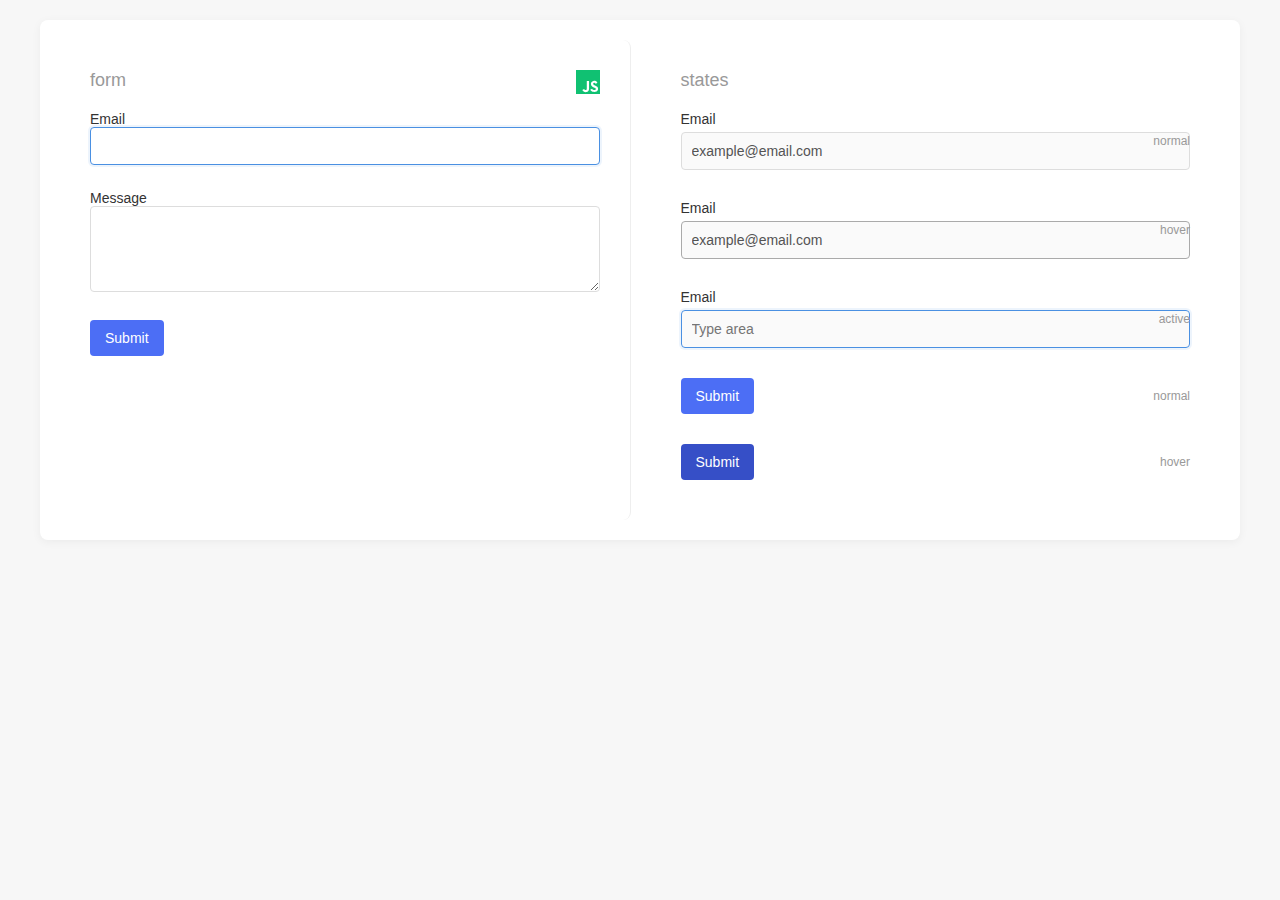
<file: 2-form.html>
<!DOCTYPE html>
<html lang="en">
<head>
    <meta charset="UTF-8">
    <meta name="viewport" content="width=device-width, initial-scale=1.0">
    <title>Feedback Form</title>
    <link rel="stylesheet" href="css/form-style.css">
</head>
<body>
    <div class="container">
        <div class="form-container">
            <h2>form</h2>
            <div class="js-icon">
                <svg xmlns="http://www.w3.org/2000/svg" viewBox="0 0 24 24" fill="#10c172" width="24" height="24">
                    <path d="M0 0h24v24H0V0zm22.034 18.276c-.175-1.095-.888-2.015-3.003-2.873-.736-.345-1.554-.585-1.797-1.14-.091-.33-.105-.51-.046-.705.15-.646.915-.84 1.515-.66.39.12.75.42.976.9 1.034-.676 1.034-.676 1.755-1.125-.27-.42-.404-.601-.586-.78-.63-.705-1.469-1.065-2.834-1.034l-.705.089c-.676.165-1.32.525-1.71 1.005-1.14 1.291-.811 3.541.569 4.471 1.365 1.02 3.361 1.244 3.616 2.205.24 1.17-.87 1.545-1.966 1.41-.811-.18-1.26-.586-1.755-1.336l-1.83 1.051c.21.48.45.689.81 1.109 1.74 1.756 6.09 1.666 6.871-1.004.029-.09.24-.705.074-1.65l.046.067zm-8.983-7.245h-2.248c0 1.938-.009 3.864-.009 5.805 0 1.232.063 2.363-.138 2.711-.33.689-1.18.601-1.566.48-.396-.196-.597-.466-.83-.855-.063-.105-.11-.196-.127-.196l-1.825 1.125c.305.63.75 1.172 1.324 1.517.855.51 2.004.675 3.207.405.783-.226 1.458-.691 1.811-1.411.51-.93.402-2.07.397-3.346.012-2.054 0-4.109 0-6.179l.004-.056z"/>
                </svg>
            </div>
            
            <form class="feedback-form" autocomplete="off">
                <label>
                    Email
                    <input type="email" name="email" autofocus />
                </label>
                <label>
                    Message
                    <textarea name="message" rows="4"></textarea>
                </label>
                <button type="submit" class="submit-btn">Submit</button>
            </form>
        </div>
        
        <div class="states-container">
            <h2>states</h2>
            
            <div class="state-examples">
                <div class="state-item">
                    <label>Email</label>
                    <input type="text" class="normal-state" value="example@email.com" disabled />
                    <span class="state-label">normal</span>
                </div>
                
                <div class="state-item">
                    <label>Email</label>
                    <input type="text" class="hover-state" value="example@email.com" disabled />
                    <span class="state-label">hover</span>
                </div>
                
                <div class="state-item">
                    <label>Email</label>
                    <input type="text" class="active-state" placeholder="Type area" disabled />
                    <span class="state-label">active</span>
                </div>
                
                <div class="state-item">
                    <button type="button" class="submit-btn normal-btn">Submit</button>
                    <span class="state-label">normal</span>
                </div>
                
                <div class="state-item">
                    <button type="button" class="submit-btn hover-btn">Submit</button>
                    <span class="state-label">hover</span>
                </div>
            </div>
        </div>
    </div>

    <script src="js/2-form.js"></script>
</body>
</html>
</file>
<file: css/form-style.css>
* {
    box-sizing: border-box;
    margin: 0;
    padding: 0;
}

body {
    font-family: -apple-system, BlinkMacSystemFont, 'Segoe UI', Roboto, Oxygen, Ubuntu, Cantarell, 'Open Sans', 'Helvetica Neue', sans-serif;
    background-color: #f7f7f7;
    padding: 20px;
    color: #333;
}

.container {
    display: flex;
    gap: 20px;
    max-width: 1200px;
    margin: 0 auto;
    padding: 20px;
    background-color: white;
    border-radius: 8px;
    box-shadow: 0 2px 10px rgba(0, 0, 0, 0.05);
}

.form-container, .states-container {
    background-color: #fff;
    padding: 30px;
    border-radius: 8px;
    position: relative;
}

.form-container {
    flex: 1;
    border-right: 1px solid #eee;
}

.states-container {
    flex: 1;
}

h2 {
    color: #999;
    font-weight: 400;
    font-size: 18px;
    margin-bottom: 20px;
}

.js-icon {
    position: absolute;
    top: 30px;
    right: 30px;
}

/* Form Styles */
.feedback-form {
    display: flex;
    flex-direction: column;
    gap: 20px;
}

label {
    display: block;
    color: #333;
    margin-bottom: 5px;
    font-size: 14px;
}

input, textarea {
    width: 100%;
    padding: 10px;
    border: 1px solid #ddd;
    border-radius: 4px;
    font-size: 14px;
    transition: all 0.2s ease;
}

input:hover, textarea:hover {
    border-color: #aaa;
}

input:focus, textarea:focus {
    outline: none;
    border-color: #4a90e2;
    box-shadow: 0 0 0 2px rgba(74, 144, 226, 0.1);
}

textarea {
    resize: vertical;
}

.submit-btn {
    background-color: #4c6ef5;
    color: white;
    border: none;
    padding: 10px 15px;
    border-radius: 4px;
    font-size: 14px;
    cursor: pointer;
    transition: background-color 0.3s;
    width: fit-content;
}

.submit-btn:hover {
    background-color: #364fc7;
}

/* States section */
.state-examples {
    display: flex;
    flex-direction: column;
    gap: 20px;
}

.state-item {
    position: relative;
    margin-bottom: 10px;
}

.state-label {
    position: absolute;
    right: 0;
    top: 50%;
    transform: translateY(-50%);
    color: #999;
    font-size: 12px;
}

/* State classes */
.normal-state {
    border: 1px solid #ddd;
}

.hover-state {
    border: 1px solid #aaa;
}

.active-state {
    border: 1px solid #4a90e2;
    box-shadow: 0 0 0 2px rgba(74, 144, 226, 0.1);
}

/* Button states */
.normal-btn {
    background-color: #4c6ef5;
}

.hover-btn {
    background-color: #364fc7;
}

/* Responsive */
@media (max-width: 768px) {
    .container {
        flex-direction: column;
    }
    
    .form-container {
        border-right: none;
        border-bottom: 1px solid #eee;
        padding-bottom: 30px;
    }
}
</file>
